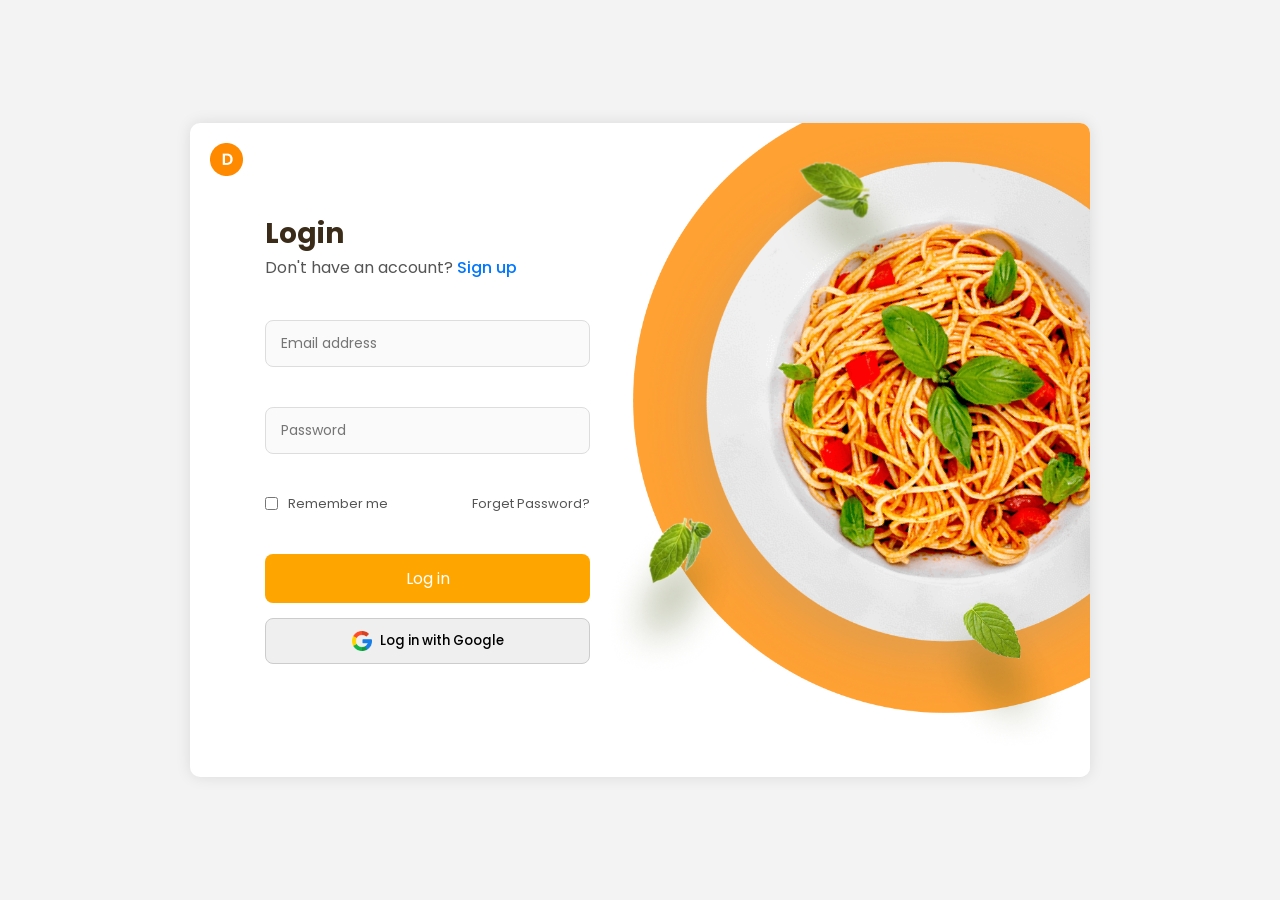
<file: pages/login.html>
<!DOCTYPE html>
<html lang="en">
<head>
  <meta charset="UTF-8" />
  <meta name="viewport" content="width=device-width, initial-scale=1.0" />
  <title>Login Page</title>
  <link rel="stylesheet" href="/css/login.css" />
</head>
<body>
  <div class="container">
    <div class="login-box">
      <div class="logo">
          <img src="/image/login/Logo Delizioso.png" alt="">
      </div>
      <div class="form-section">
        <h2>Login</h2>
        <p>Don't have an account? <a href="singup.html">Sign up</a></p>

        <form>
          <input type="email" placeholder="Email address" required />
          <input type="password" placeholder="Password" required />
          <div class="options">
            <label><input type="checkbox" /> <p>Remember me</p> </label>
            <a href="#">Forget Password?</a>
          </div>
          <button type="submit" class="login-btn">Log in</button>
          <button class="google-btn">
            <img src="/image/login/google 1.svg" alt="Google logo">
            Log in with Google
          </button>
        </form>
      </div>

      <div class="image-section">
        <img src="/image/login/Login.png" alt="Food">
      </div>
    </div>
  </div>
</body>
</html>
</file>
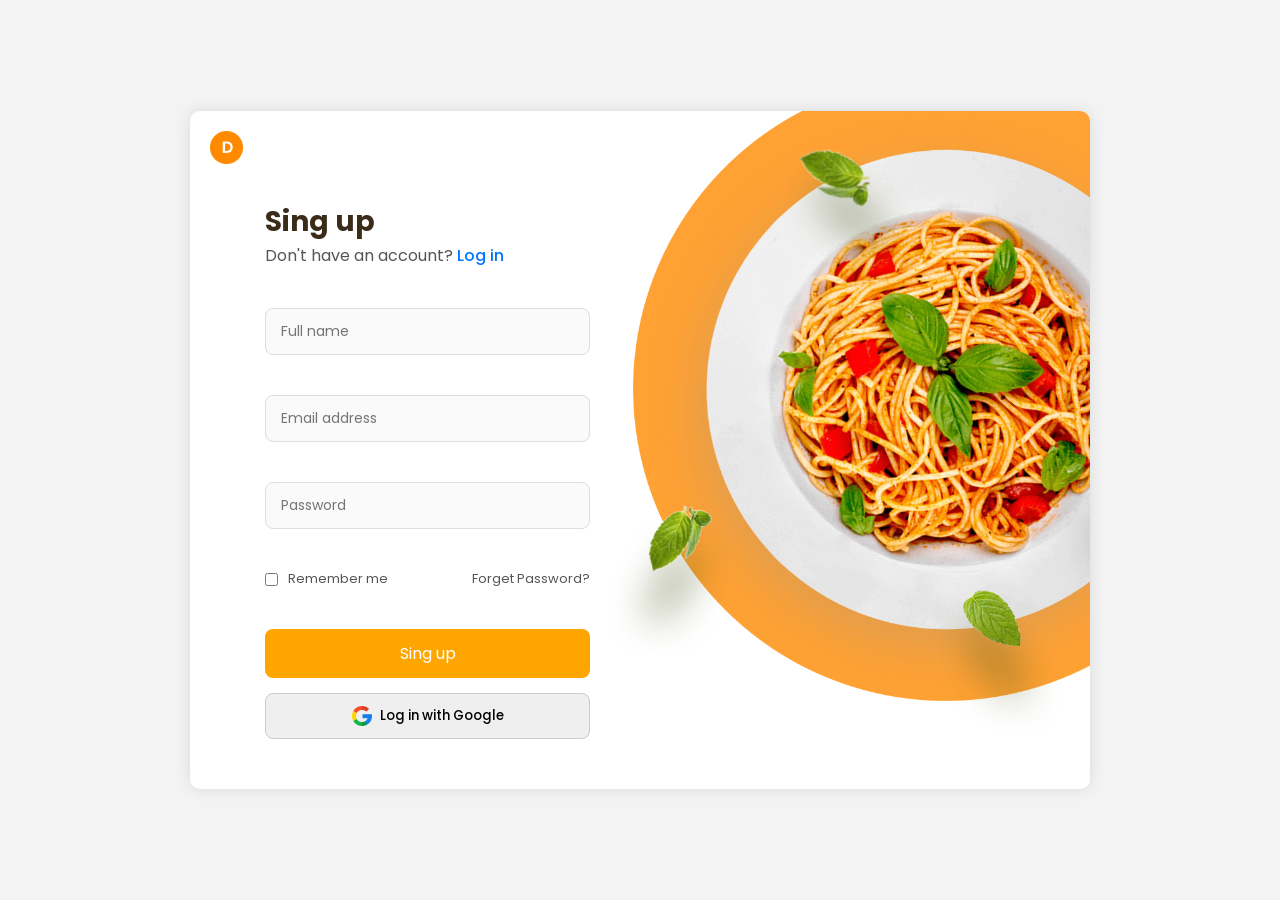
<file: pages/singup.html>
<!DOCTYPE html>
<html lang="en">
<head>
  <meta charset="UTF-8" />
  <meta name="viewport" content="width=device-width, initial-scale=1.0" />
  <title>Singup Page</title>
  <link rel="stylesheet" href="/css/login.css" />
</head>
<body>
  <div class="container">
    <div class="login-box">
      <div class="logo">
          <img src="/image/login/Logo Delizioso.png" alt="">
      </div>
      <div class="form-section">
        <h2>Sing up</h2>
        <p>Don't have an account? <a href="login.html">Log in</a></p>

        <form>
            <input type="text" placeholder="Full name" required />
          <input type="email" placeholder="Email address" required />
          <input type="password" placeholder="Password" required />
          <div class="options">
            <label><input type="checkbox" /> <p>Remember me</p> </label>
            <a href="#">Forget Password?</a>
          </div>
          <button type="submit" class="login-btn">Sing up</button>
          <button class="google-btn">
            <img src="/image/login/google 1.svg" alt="Google logo">
            Log in with Google
          </button>
        </form>
      </div>

      <div class="image-section">
        <img src="/image/login/Login.png" alt="Food">
      </div>
    </div>
  </div>
</body>
</html>
</file>
<file: css/login.css>
@import url('https://fonts.googleapis.com/css2?family=Poppins:ital,wght@0,400;0,500;0,600;1,300&family=Raleway:ital,wght@0,100..900;1,100..900&family=Tinos:wght@700&display=swap');

:root {
    --f_Poppins: 'Poppins';
    --f_Raleway: 'Raleway';
    --f_Tinos: 'Tinos';
    --primery: #3FA72F;
    --secondary: #FF8A00;
    --tertiary: #311F09;
}

* {
    margin: 0;
    padding: 0;
    box-sizing: border-box;
}

a {
    text-decoration: none;
}

body {
    font-family: var(--f_Poppins);
    background: url(/image/login/Login.png )  right / cover ;
    background-size: 49%;
    background-repeat: no-repeat;
    background-position-y: 0px;
}

button {
    cursor: pointer;
    border: none;
}


* {
  margin: 0;
  padding: 0;
  box-sizing: border-box;
  font-family: "Poppins", sans-serif;
}

body {
  background: #f3f3f3;
  display: flex;
  justify-content: center;
  align-items: center;
  height: 100vh;
}

.container {
  background: #fff;
  width: 900px;
  max-width: 95%;
  border-radius: 10px;
  overflow: hidden;
  display: flex;
  box-shadow: 0 0 15px rgba(0, 0, 0, 0.1);
}

.login-box {
  display: flex;
  width: 100%;
}

.form-section {
  flex: 1;
  padding: 90px 0 50px 50px;
}

.logo {
  width: 25px;
  height: 25px;
  color: white;
  font-size: 18px;
  padding-bottom: 134px;
  padding-left:20px;
  padding-top: 20px;
}

h2 {
  font-size: 28px;
  color: #3b2c1a;
}

p {
  color: #555;
  margin-bottom: 40px;
}

p a {
  color: #0077ff;
  text-decoration: none;
  font-weight: 500;
}

form {
  display: flex;
  flex-direction: column;
}

input {
  margin-bottom: 40px;
  padding: 12px 15px;
  border: 1px solid #ddd;
  border-radius: 8px;
  font-size: 14px;
  background: #fafafa;
}

.options {
  display: flex;
  justify-content: space-between;
  font-size: 13px;
  color: #777;
}

.options label {
  display: flex;
  align-items: center;
  gap: 10px;
}

.options a {
  color: #555;
  text-decoration: none;
}

.login-btn {
  background: #ffa500;
  color: white;
  border: none;
  padding: 12px;
  border-radius: 8px;
  font-size: 16px;
  cursor: pointer;
}

.login-btn:hover {
  background: #ff9000;
}

.google-btn {
  border: 1px solid #ccc;
  padding: 12px;
  border-radius: 8px;
  margin-top: 15px;
  display: flex;
  align-items: center;
  justify-content: center;
  gap: 8px;
  cursor: pointer;
  font-weight: 500;
}

.google-btn img {
  width: 20px;
}

.image-section {
  position: relative;
  background: #fff;
  overflow: hidden;
}

.image-section img {
  position: relative;
  width: 500px;
  z-index: 2;
}
</file>
